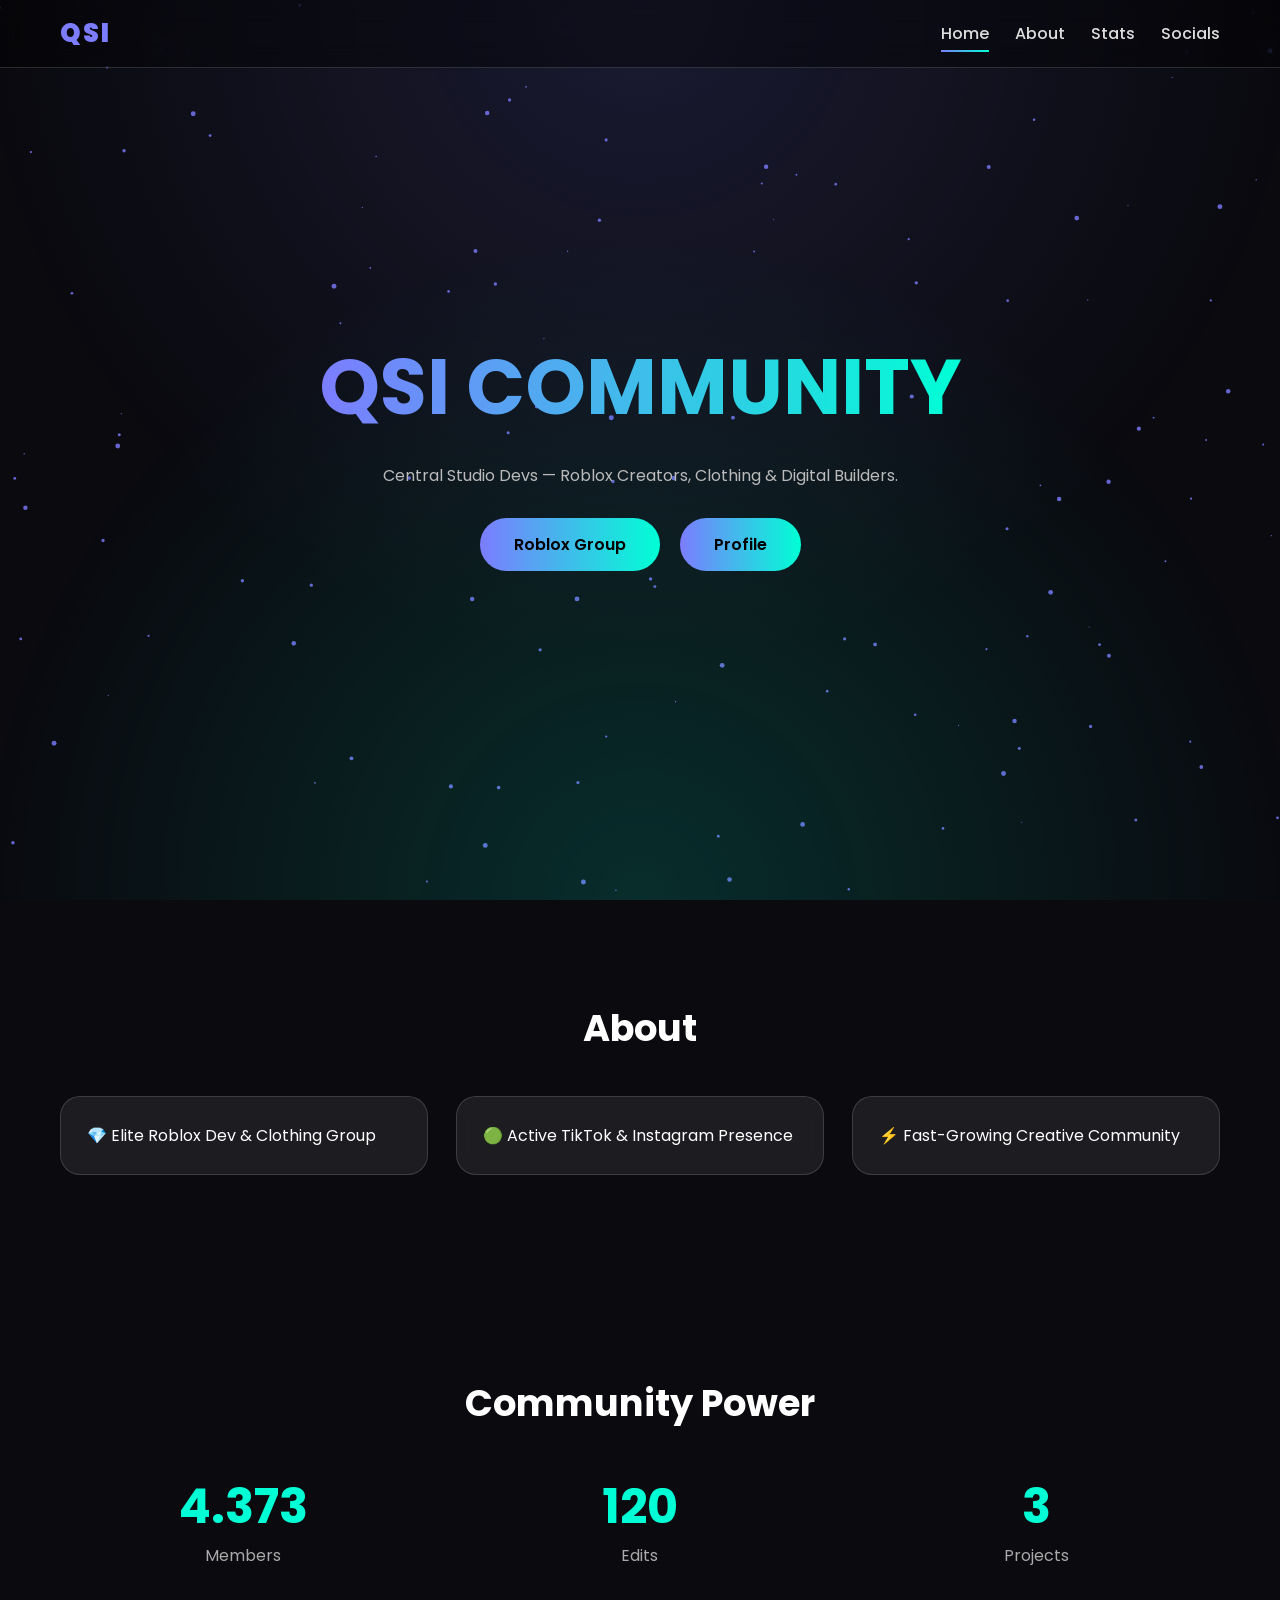
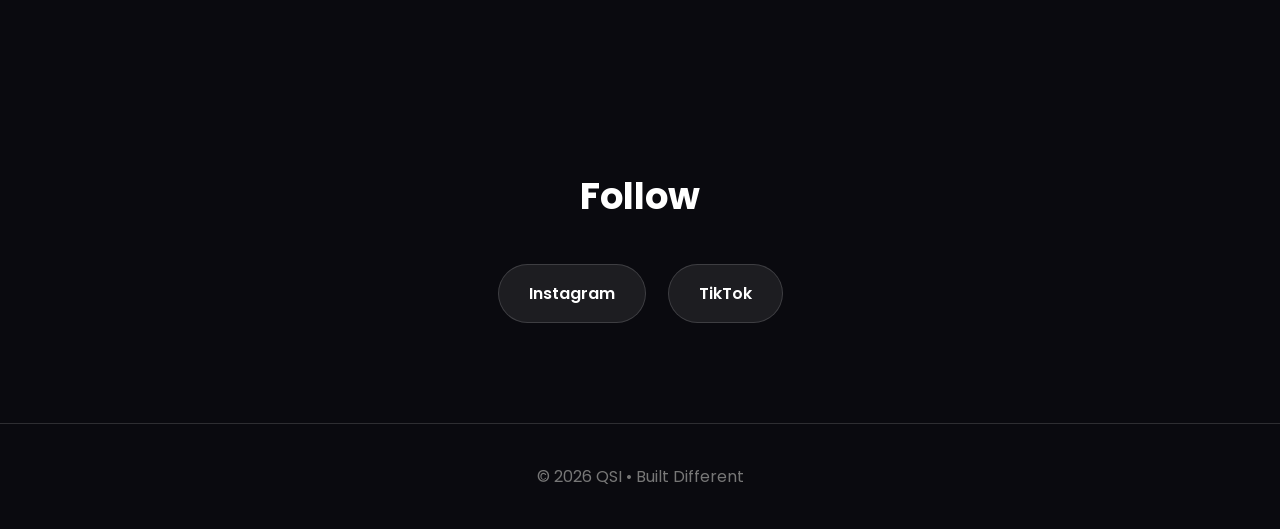
<file: index.html>
<!DOCTYPE html>
<html lang="en">
<head>
<meta charset="UTF-8">
<meta name="viewport" content="width=device-width, initial-scale=1.0">
<title>QSI | Central Studio Devs</title>

<link href="https://fonts.googleapis.com/css2?family=Poppins:wght@300;400;600;700;900&display=swap" rel="stylesheet">

<style>
:root{
  --bg:#0a0a0f;
  --a1:#7c7cff;
  --a2:#00ffd5;
  --glass:rgba(255,255,255,.08);
  --border:rgba(255,255,255,.15);
}

*{margin:0;padding:0;box-sizing:border-box;font-family:Poppins}
html{scroll-behavior:smooth}
body{background:var(--bg);color:#fff;overflow-x:hidden}

/* LOADER */
#loader{
  position:fixed;inset:0;background:#000;z-index:9999;
  display:flex;align-items:center;justify-content:center;flex-direction:column
}
#loader span{
  width:60px;height:60px;border:4px solid var(--a1);
  border-top:4px solid var(--a2);border-radius:50%;
  animation:spin 1s linear infinite
}
@keyframes spin{to{transform:rotate(360deg)}}

/* BACKGROUND */
canvas{position:fixed;inset:0;z-index:-2}
.bg-glow{
  position:fixed;inset:0;
  background:
    radial-gradient(circle at top,rgba(124,124,255,.15),transparent 60%),
    radial-gradient(circle at bottom,rgba(0,255,213,.15),transparent 60%);
  z-index:-1
}

/* NAV */
header{
  position:fixed;top:0;width:100%;z-index:1000;
  backdrop-filter:blur(12px);
  background:rgba(0,0,0,.4);
  border-bottom:1px solid var(--border)
}
.nav{
  max-width:1200px;margin:auto;
  padding:14px 20px;
  display:flex;align-items:center;justify-content:space-between
}
.logo{font-weight:900;letter-spacing:2px;color:var(--a1);font-size:1.6rem}

.menu{display:flex;gap:26px}
.menu a{
  color:#ddd;text-decoration:none;font-weight:500;position:relative
}
.menu a.active::after,
.menu a:hover::after{
  width:100%
}
.menu a::after{
  content:"";position:absolute;left:0;bottom:-6px;
  height:2px;width:0;
  background:linear-gradient(90deg,var(--a1),var(--a2));
  transition:.3s
}

/* HAMBURGER */
.hamburger{display:none;flex-direction:column;gap:6px;cursor:pointer}
.hamburger span{
  width:28px;height:3px;background:#fff;border-radius:10px;transition:.4s
}
.hamburger.active span:nth-child(1){transform:rotate(45deg) translate(6px,6px)}
.hamburger.active span:nth-child(2){opacity:0}
.hamburger.active span:nth-child(3){transform:rotate(-45deg) translate(7px,-7px)}

@media(max-width:768px){
  .menu{
    position:absolute;top:70px;left:0;width:100%;
    background:rgba(0,0,0,.9);
    flex-direction:column;align-items:center;
    max-height:0;overflow:hidden;transition:.4s
  }
  .menu.open{max-height:300px}
  .menu a{padding:16px 0;font-size:1.2rem}
  .hamburger{display:flex}
}

/* HERO */
.hero{
  min-height:100vh;
  display:flex;align-items:center;justify-content:center;
  text-align:center;padding:120px 20px
}
.hero h1{
  font-size:clamp(3rem,6vw,5rem);
  background:linear-gradient(90deg,var(--a1),var(--a2));
  -webkit-background-clip:text;-webkit-text-fill-color:transparent;
  animation:glow 3s infinite alternate
}
.hero p{margin-top:18px;color:#bbb;max-width:700px;margin-inline:auto}
.btns{margin-top:30px;display:flex;gap:20px;justify-content:center;flex-wrap:wrap}
.btn{
  padding:14px 34px;border-radius:40px;
  background:linear-gradient(90deg,var(--a1),var(--a2));
  color:#000;font-weight:600;text-decoration:none;
  transition:.3s
}
.btn:hover{transform:translateY(-4px) scale(1.05);box-shadow:0 20px 40px rgba(0,255,213,.25)}

/* SECTIONS */
section{max-width:1200px;margin:auto;padding:100px 20px}
.title{text-align:center;font-size:2.3rem;margin-bottom:40px}

.cards{
  display:grid;grid-template-columns:repeat(auto-fit,minmax(260px,1fr));gap:28px
}
.card{
  background:var(--glass);
  border:1px solid var(--border);
  border-radius:20px;padding:26px;
  backdrop-filter:blur(10px);
  transition:.4s
}
.card:hover{transform:translateY(-8px);box-shadow:0 30px 60px rgba(124,124,255,.2)}

/* STATS */
.stats{
  display:grid;grid-template-columns:repeat(auto-fit,minmax(200px,1fr));
  gap:30px;text-align:center
}
.stat h2{font-size:3rem;color:var(--a2)}
.stat p{color:#aaa}

/* SOCIALS */
.socials{display:flex;justify-content:center;gap:22px;flex-wrap:wrap}
.social{
  padding:16px 30px;border-radius:30px;
  background:var(--glass);border:1px solid var(--border);
  text-decoration:none;color:#fff;font-weight:600;
  transition:.3s
}
.social:hover{background:linear-gradient(90deg,var(--a1),var(--a2));color:#000}

/* FOOTER */
footer{text-align:center;padding:40px;color:#777;border-top:1px solid var(--border)}

@keyframes glow{
  from{text-shadow:0 0 20px rgba(124,124,255,.4)}
  to{text-shadow:0 0 40px rgba(0,255,213,.8)}
}
.reveal{opacity:0;transform:translateY(40px);transition:.8s}
.reveal.show{opacity:1;transform:none}
</style>
</head>

<body>

<div id="loader"><span></span></div>

<canvas id="bg"></canvas>
<div class="bg-glow"></div>

<header>
  <div class="nav">
    <div class="logo">QSI</div>
    <nav class="menu" id="menu">
      <a href="#home" class="active">Home</a>
      <a href="#about">About</a>
      <a href="#stats">Stats</a>
      <a href="#socials">Socials</a>
    </nav>
    <div class="hamburger" id="ham"><span></span><span></span><span></span></div>
  </div>
</header>

<main id="home" class="hero">
  <div>
    <h1>QSI COMMUNITY</h1>
    <p>Central Studio Devs — Roblox Creators, Clothing & Digital Builders.</p>
    <div class="btns">
      <a class="btn" href="https://www.roblox.com/communities/34775295/CENTRAL-STUDIO-DEVS#!/about" target="_blank">Roblox Group</a>
      <a class="btn" href="https://www.roblox.com/users/4875861969/profile" target="_blank">Profile</a>
    </div>
  </div>
</main>

<section id="about" class="reveal">
  <h2 class="title">About</h2>
  <div class="cards">
    <div class="card">💎 Elite Roblox Dev & Clothing Group</div>
    <div class="card">🟢 Active TikTok & Instagram Presence</div>
    <div class="card">⚡ Fast-Growing Creative Community</div>
  </div>
</section>

<section id="stats" class="reveal">
  <h2 class="title">Community Power</h2>
  <div class="stats">
    <div class="stat"><h2 data-count="4.373">0</h2><p>Members</p></div>
    <div class="stat"><h2 data-count="150">0</h2><p>Edits</p></div>
    <div class="stat"><h2 data-count="3">0</h2><p>Projects</p></div>
  </div>
</section>

<section id="socials" class="reveal">
  <h2 class="title">Follow</h2>
  <div class="socials">
    <a class="social" href="https://www.instagram.com/qsi.uk" target="_blank">Instagram</a>
    <a class="social" href="https://www.tiktok.com/@cold.uk.edits" target="_blank">TikTok</a>
  </div>
</section>

<footer>© 2026 QSI • Built Different</footer>

<script>
/* LOADER */
window.onload=()=>document.getElementById("loader").style.display="none";

/* HAMBURGER */
const ham=document.getElementById("ham");
const menu=document.getElementById("menu");
ham.onclick=()=>{ham.classList.toggle("active");menu.classList.toggle("open")}
menu.querySelectorAll("a").forEach(a=>a.onclick=()=>{
  ham.classList.remove("active");menu.classList.remove("open")
});

/* ACTIVE LINK */
window.addEventListener("scroll",()=>{
  document.querySelectorAll("section,main").forEach(sec=>{
    if(scrollY>=sec.offsetTop-150){
      document.querySelectorAll(".menu a").forEach(a=>a.classList.remove("active"));
      const id=sec.getAttribute("id");
      const link=document.querySelector(`.menu a[href="#${id}"]`);
      if(link) link.classList.add("active");
    }
  });
});

/* SCROLL REVEAL */
const obs=new IntersectionObserver(e=>{
  e.forEach(x=>x.isIntersecting&&x.target.classList.add("show"))
},{threshold:.2});
document.querySelectorAll(".reveal").forEach(el=>obs.observe(el));

/* COUNTERS */
document.querySelectorAll("[data-count]").forEach(el=>{
  let t=+el.dataset.count,c=0;
  const i=setInterval(()=>{
    c+=Math.ceil(t/50);
    el.textContent=c;
    if(c>=t){el.textContent=t;clearInterval(i)}
  },40)
});

/* PARTICLES */
const c=document.getElementById("bg"),ctx=c.getContext("2d");
function rs(){c.width=innerWidth;c.height=innerHeight}
rs();addEventListener("resize",rs);
const p=[...Array(130)].map(()=>({x:Math.random()*c.width,y:Math.random()*c.height,r:Math.random()*2+.5,dx:(Math.random()-.5)*.4,dy:(Math.random()-.5)*.4}));
(function a(){
  ctx.clearRect(0,0,c.width,c.height);
  p.forEach(o=>{
    o.x+=o.dx;o.y+=o.dy;
    if(o.x<0||o.x>c.width)o.dx*=-1;
    if(o.y<0||o.y>c.height)o.dy*=-1;
    ctx.beginPath();ctx.arc(o.x,o.y,o.r,0,Math.PI*2);
    ctx.fillStyle="rgba(124,124,255,.8)";ctx.fill();
  });
  requestAnimationFrame(a);
})();
</script>

</body>
</html>
</file>
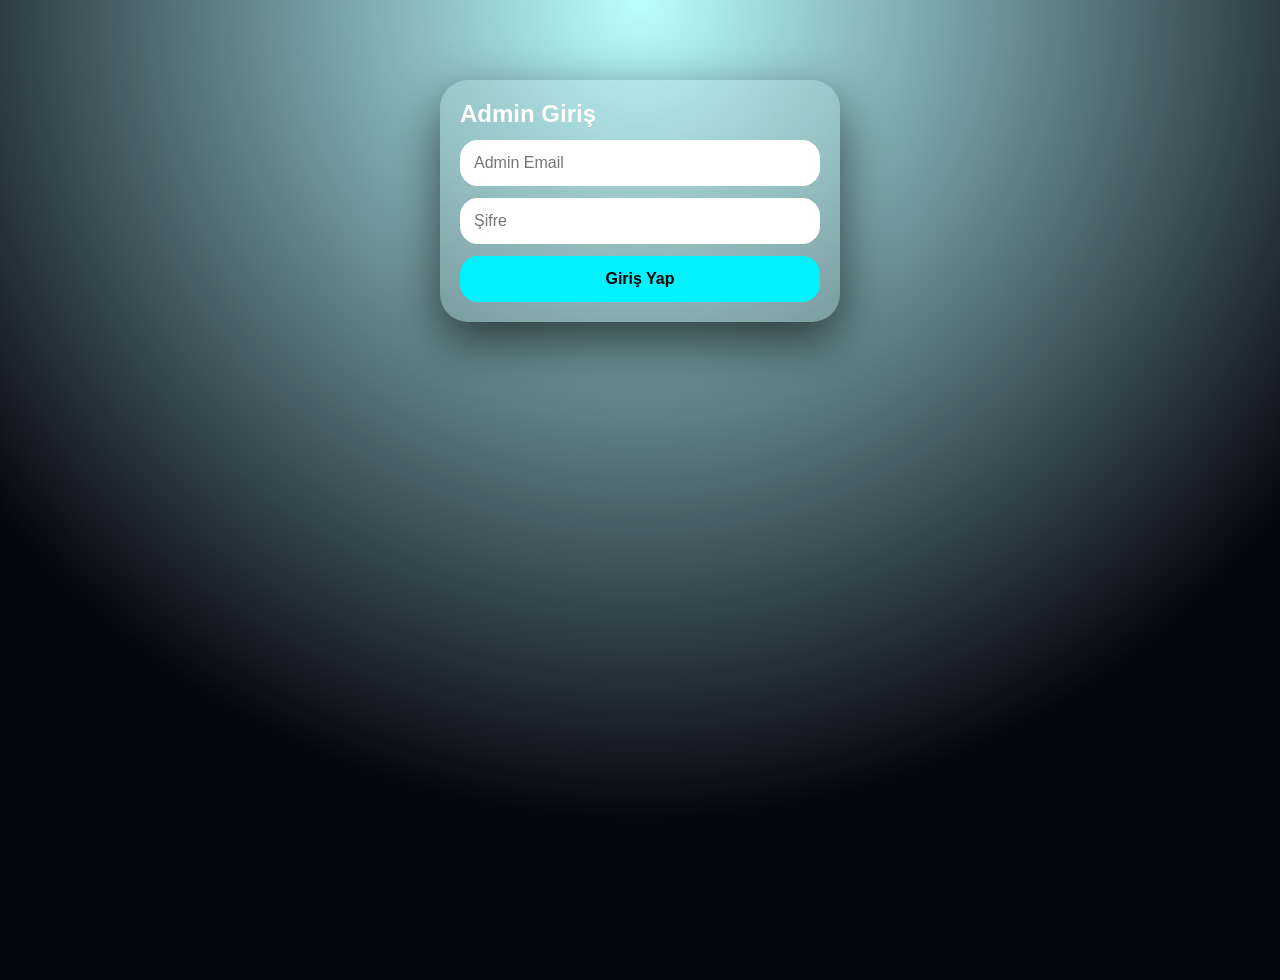
<file: admin.html>
<!DOCTYPE html>
<html lang="tr">
<head>
<meta charset="UTF-8">
<title>Admin Panel</title>
<meta name="viewport" content="width=device-width, initial-scale=1">
<link rel="stylesheet" href="style.css">
</head>
<body>

<div class="glass admin-box">
  <h2>Admin Giriş</h2>

  <input id="email" type="email" placeholder="Admin Email">
  <input id="password" type="password" placeholder="Şifre">
  <button id="loginBtn">Giriş Yap</button>

  <div id="panel" style="display:none">
    <h3>Galeri Yönetimi</h3>
    <input type="file" id="file">
    <button id="uploadBtn">Fotoğraf Yükle</button>
    <button id="logoutBtn">Çıkış</button>
  </div>
</div>

<script type="module" src="app.js"></script>
</body>
</html>
</file>
<file: style.css>
*{
  margin:0;
  padding:0;
  box-sizing:border-box;
}

body{
  font-family:-apple-system,BlinkMacSystemFont,"Segoe UI",sans-serif;
  background:radial-gradient(circle at top,#0ff4,#060610 70%);
  color:white;
  min-height:100vh;
}

.glass{
  background:rgba(255,255,255,.12);
  backdrop-filter:blur(30px);
  -webkit-backdrop-filter:blur(30px);
  border-radius:28px;
  padding:20px;
  margin:20px;
  box-shadow:0 20px 50px rgba(0,0,0,.6);
}

header{
  text-align:center;
}

.hero{
  text-align:center;
}

.gallery{
  display:grid;
  grid-template-columns:repeat(auto-fit,minmax(220px,1fr));
  gap:20px;
  padding:20px;
}

.gallery img{
  width:100%;
  height:220px;
  object-fit:cover;
  border-radius:20px;
  transition:.3s;
}

.gallery img:hover{
  transform:scale(1.04);
}

.admin-btn{
  position:fixed;
  bottom:20px;
  right:20px;
  background:#00f2ff;
  color:black;
  padding:14px 24px;
  border-radius:30px;
  text-decoration:none;
  font-weight:700;
}

.admin-box{
  max-width:400px;
  margin:80px auto;
}

input,button{
  width:100%;
  padding:14px;
  border-radius:18px;
  border:none;
  margin-top:12px;
  font-size:16px;
}

button{
  background:#00f2ff;
  font-weight:700;
}

footer{
  text-align:center;
  padding:30px;
  opacity:.7;
}
</file>
